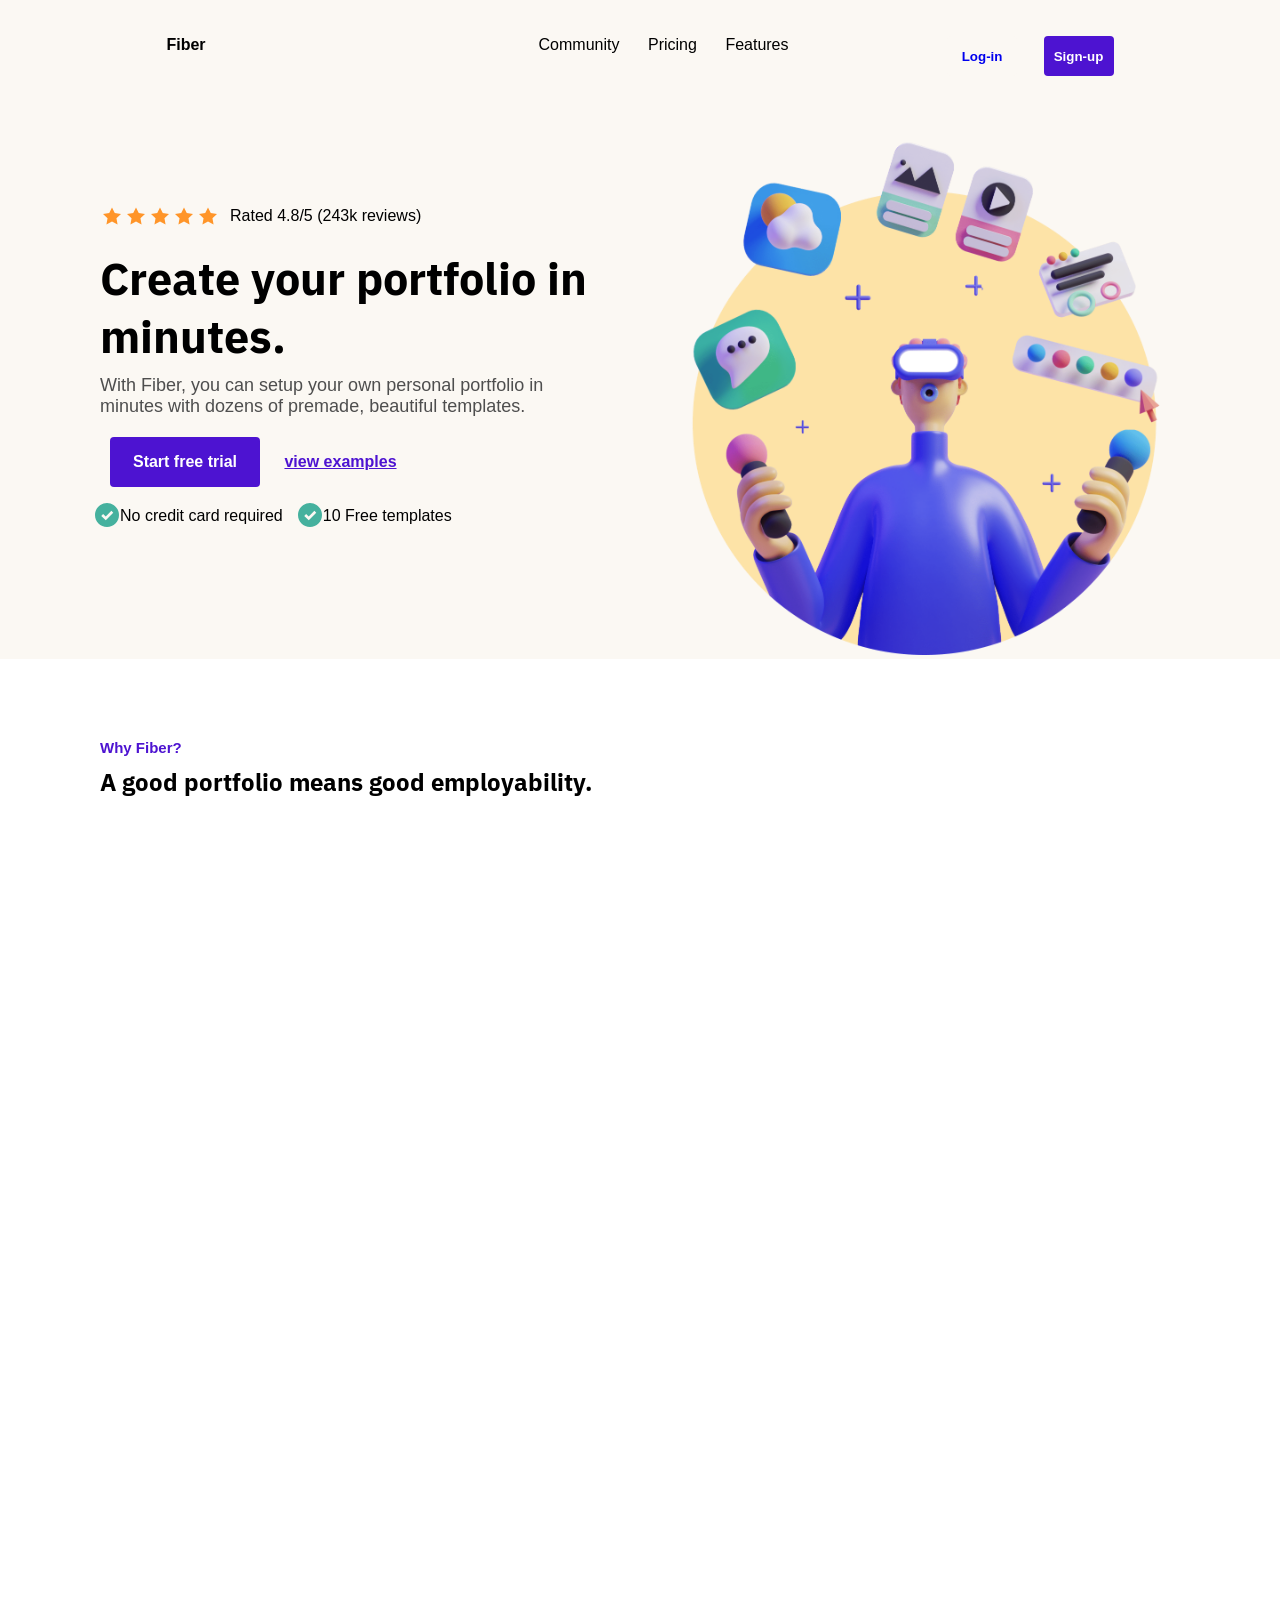
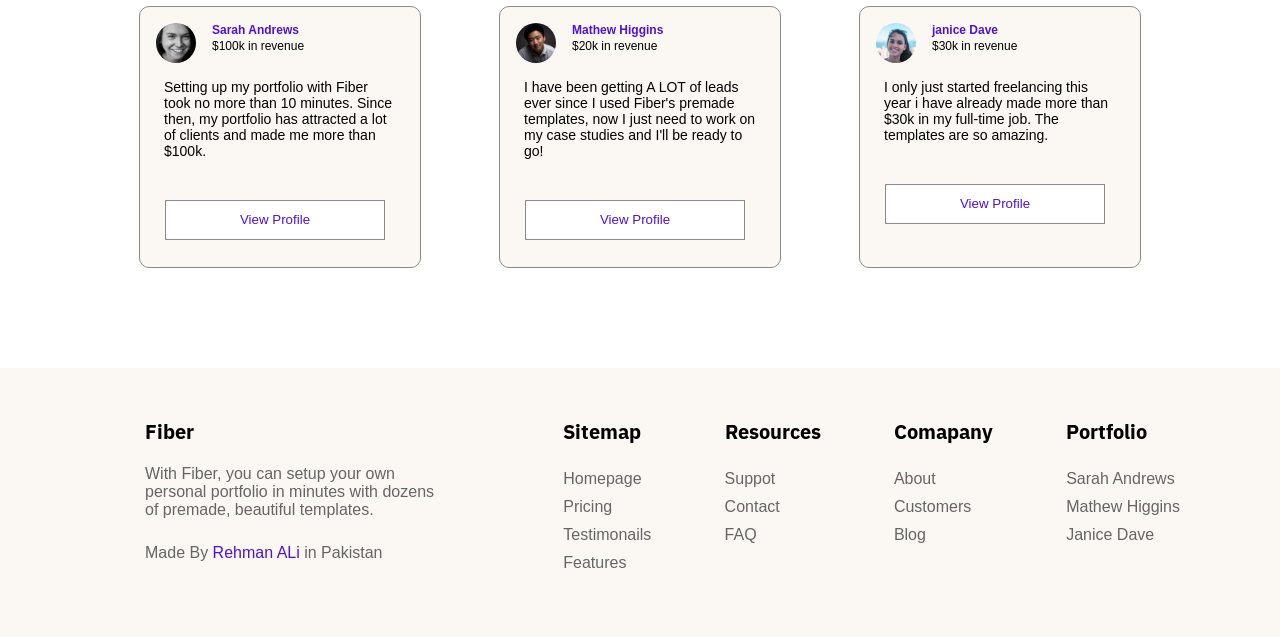
<file: Fiber Starter Files/index.html>
<!DOCTYPE html>
<html lang="en">

<head>
    <meta charset="UTF-8">
    <meta name="viewport" content="width=device-width, initial-scale=1.0">
    <title>Document</title>
    <script src="https://cdnjs.cloudflare.com/ajax/libs/jquery/3.7.1/jquery.min.js"></script>
    <link rel="stylesheet" href="owl carasoul/css/owl.carousel.css">
    <link rel="stylesheet" href="owl carasoul/css/owl.theme.green.css">
    <link href="https://unpkg.com/aos@2.3.1/dist/aos.css" rel="stylesheet">
    <link rel="stylesheet" href="https://cdnjs.cloudflare.com/ajax/libs/font-awesome/6.4.2/css/all.min.css">
    <script src="https://unpkg.com/aos@2.3.1/dist/aos.js"></script>
    <link rel="stylesheet" href="stylesheet.css">
    <script src="owl carasoul/script/owl.carousel.min.js"></script>
</head>

<body>
    <section class="header">
        <div class="logo">
            Fiber
        </div>
        <div class="toggle-menu">
            <ul class="list">
                <li><a href="#">Community</a></li>
                <li><a href="#">Pricing</a></li>
                <li><a href="#">Features</a></li>
            </ul>
            <div class="account">
                <button class="sign-in"><a href="#">Log-in</a></button>
                <button class="sign-up"><a href="login and signup/signin.html">Sign-up</a></button>
            </div>
        </div>
        <div class="m-icon">
            <i class="fa-solid fa-bars"></i>
        </div>
    </section>

    <section class="home">
        <div class="home-left">
            <div class="rating">
                <div class="icon">
                    <img src="Assets/star.svg"><img src="Assets/star.svg"><img src="Assets/star.svg"><img
                        src="Assets/star.svg"><img src="Assets/star.svg">
                </div>
                <span>Rated 4.8/5 (243k reviews)</span>
            </div>

            <div class="home-heading">
                <h1>Create your portfolio in minutes.</h1>
                <p>With Fiber, you can setup your own personal portfolio in minutes with dozens of premade, beautiful
                    templates.</p>
            </div>

            <div class="home-button">
                <button>Start free trial</button>
                <a href="#">view examples</a>
            </div>

            <div class="home-list">
                <ul>
                    <li>No credit card required</li>
                    <li>10 Free templates</li>
                </ul>
            </div>
        </div>

        <div class="home-right overflow">
            <img src="Assets/hero-Illustration.png " alt="" data-aos="fade-left" data-aos-duration="2000">
        </div>
        <div class="home-right"></div>
    </section>



    <section class="feature">
        <div class="feat-header">
            <p>Why Fiber?</p>
            <h1>A good portfolio means good employability.</h1>
        </div>
        <div class="feat-box">
            <div class="box overflow" data-aos="fade-right">
                <div class="icon"><img src="Assets/time.svg" alt="404"></div>
                <div class="box-head">Build in minutes</div>
                <div class="box-content">With a selection of premade templates, you can build out a portfolio in less
                    than 10 minutes.</div>
            </div>

            <div class="box overflow" data-aos="fade-down">
                <div class="icon"><img src="Assets/code.svg" alt="404"></div>
                <div class="box-head">Add custom CSS</div>
                <div class="box-content">Customize your personal portfolio even more with the ability to add your own
                    custom CSS styles.</div>
            </div>

            <div class="box overflow" data-aos="fade-up">
                <div class="icon"><img src="Assets/time.svg" alt="404"></div>
                <div class="box-head">Build in minutes</div>
                <div class="box-content">All Fiber templates are fully responsive to ensure the experience is seamless
                    across all devices.</div>
            </div>
        </div>

        <div class="feat-img" data-aos="fade-up">
            <div class="ft-img-left">
                <h1>Diversify your portfolio</h1>
                <p>Create even moreImpressive portfolio by creating case studies for your project. Simplify follow our
                    step-by-step guide</p>
                <button>Start Free trail</button>
            </div>
            <div class="ft-img-right">
                <img src="Assets/Page Image.png" alt="">

            </div>
        </div>

        <div class="slider owl-carousel owl-theme">

            <div class="slide-box item">
                <div class="bx-heading">
                    <div class="profile"><img src="Assets/User Avatar.svg" alt="404"></div>
                    <div class="bx-name">
                        <p>Sarah Andrews</p>
                        <p>$100k in revenue</p>
                    </div>
                </div>
                <div class="bx-details">
                    Setting up my portfolio with Fiber took no more than 10 minutes. Since then, my portfolio has
                    attracted a lot of clients and made me more than $100k.
                </div>
                <button class="bx-btn">View Profile</button>
            </div>

            <div class="slide-box item">
                <div class="bx-heading">
                    <div class="profile"><img src="Assets/User Avatar 2.svg" alt="404"></div>
                    <div class="bx-name">
                        <p>Mathew Higgins</p>
                        <p>$20k in revenue</p>
                    </div>
                </div>
                <div class="bx-details">
                    I have been getting A LOT of leads ever
                    since I used Fiber's premade templates,
                    now I just need to work on my case studies
                    and I'll be ready to go!
                </div>
                <button class="bx-btn">View Profile</button>
            </div>

            <div class="slide-box item">
                <div class="bx-heading">
                    <div class="profile"><img src="Assets/User Avatar 32.svg" alt="404"></div>
                    <div class="bx-name">
                        <p>janice Dave</p>
                        <p>$30k in revenue</p>
                    </div>
                </div>
                <div class="bx-details">
                    I only just started freelancing this year i
                    have already made more than $30k
                    in my full-time job. The templates are
                    so amazing.
                </div>
                <button class="bx-btn">View Profile</button>
            </div>
        </div>
    </section>

    <!-- footer section -->
    <footer>
        <div class="ftr-description">
            <h1>Fiber</h1>
            <p>With Fiber, you can setup your own personal
                portfolio in minutes with dozens of premade,
                beautiful templates.</p>

            <p>Made By <a href="https://codepen.io/Rehman-Ali-the-selector">Rehman ALi</a> in Pakistan</p>
        </div>
        <div class="sitemap">
            <h1>Sitemap</h1>
            <ul>
                <li><a href="#">Homepage</a></li>
                <li><a href="#">Pricing</a></li>
                <li><a href="#">Testimonails</a></li>
                <li><a href="#">Features</a></li>
            </ul>
        </div>
        <div class="resources">
            <h1>Resources</h1>
            <ul>
                <li><a href="#">Suppot</a></li>
                <li><a href="#">Contact</a></li>
                <li><a href="#">FAQ</a></li>
            </ul>
        </div>
        <div class="companies">
            <h1>Comapany</h1>
            <ul>
                <li><a href="#">About</a></li>
                <li><a href="#">Customers</a></li>
                <li><a href="#">Blog</a></li>
            </ul>
        </div>
        <div class="portfolios">
            <h1>Portfolio</h1>
            <ul>
                <li><a href="#">Sarah Andrews</a></li>
                <li><a href="#">Mathew Higgins</a></li>
                <li><a href="#">Janice Dave</a></li>
            </ul>
        </div>
    </footer>

    <script src="script.js"></script>
</body>

</html>
</file>
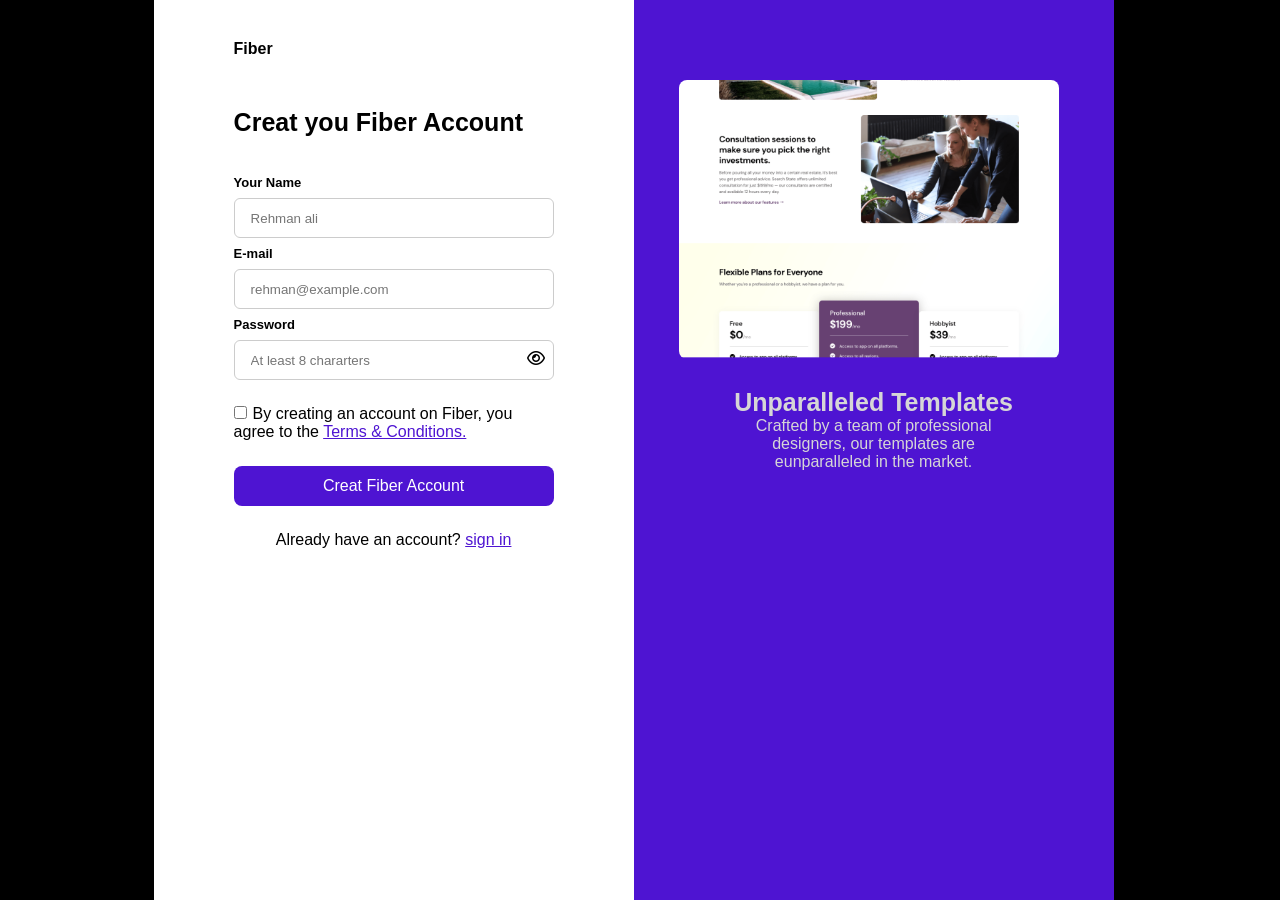
<file: Fiber Starter Files/login and signup/signin.html>
<!DOCTYPE html>
<html lang="en">

<head>
    <meta charset="UTF-8">
    <meta name="viewport" content="width=device-width, initial-scale=1.0">
    <link rel="stylesheet" href="https://cdnjs.cloudflare.com/ajax/libs/font-awesome/6.4.2/css/all.min.css" />
    <link rel="stylesheet" href="signin_style.css">
    <title>Log in</title>
</head>

<body>
    <div class="container">
        <div class="left">
            <div class="logo">Fiber</div>
            <div class="header">Creat you Fiber Account</div>
            <form action="">
                <div class="name-box">
                    <label for="name">Your Name</label>
                    <input type="text" id="name" placeholder="Rehman ali" required>
                </div>
                <div class="mail-box">
                    <label for="mail">E-mail</label>
                    <input type="email" id="mail" placeholder="rehman@example.com" required>
                </div>
                <div class="pass-box">
                    <label for="pass">Password</label>
                    <input type="password" id="pass" placeholder="At least 8 chararters" required>
                    <i class="icon fa-regular fa-eye"></i>
                    <!-- <i class="fa-regular fa-eye-slash"></i> -->
                </div>
                <div class="condition-box">
                    <p><input type="checkbox" required>By creating an account on Fiber, you agree to the
                        <a href="#">Terms & Conditions.</a>
                    </p>
                </div>
                <button type="submit">Creat Fiber Account</button>
                <div class="toogle-loign-signup">Already have an account? <a href="#"> sign in</a></div>
            </form>
        </div>
        <div class="right">
            <div class="img">
                <img src="assets/Sign Up Image.png" alt="error 404">
            </div>
            <div class="text">
                <h1>Unparalleled Templates</h1>
                <p>Crafted by a team of professional designers, our templates are eunparalleled in the market.</p>
            </div>
        </div>
    </div>



    <script src="https://cdnjs.cloudflare.com/ajax/libs/jquery/3.7.1/jquery.min.js"></script>
    <script src="sign-script.js"></script>
</body>

</html>
</file>
<file: Fiber Starter Files/stylesheet.css>
@import url('https://fonts.googleapis.com/css2?family=IBM+Plex+Sans:wght@700&display=swap');

* {
    margin: 0;
    padding: 0;
    font-family: 'Lucida Sans', 'Lucida Sans Regular', 'Lucida Grande', 'Lucida Sans Unicode', Geneva, Verdana, sans-serif;
}

.overflow {
    overflow-x: hidden;

}

button {
    transition: all 0.5s;
}

button:hover {
    scale: 0.95;

}

h1 {
    font-family: 'IBM Plex Sans', sans-serif;
}

/* menu */
.m-icon {
    display: none;
    font-size: 25px;
    z-index: 99;
}

/* Header */
.header {
    display: flex;
    justify-content: space-around;
    width: 100%;
    height: 35px;
    background-color: #FBF8F3;
    padding: 36px 0;
}

.header .logo {
    font-weight: bold;
}

.toggle-menu {
    width: 575px;
    display: flex;
    justify-content: space-between;
}

.header .toggle-menu ul {
    display: flex;
    list-style: none;
    justify-content: space-between;
    width: 250px;
}

.header ul li a {
    text-decoration: none;
    color: black;
}

.header ul li a:hover {
    color: #4D13D1;
}

.header .account button,
.header .account button a {
    width: 70px;
    height: 40px;
    outline: none;
    border: none;
    font-weight: bold;
    border-radius: 4px;
    text-decoration: none;
}

.header .account .sign-in {
    margin-right: 22px;
    background-color: #FBF8F3;
    color: #4D13D1;
}

.header .account .sign-up {
    background-color: #4D13D1;
}

.header .account .sign-up a {
    color: white;
}

/* home section */
.home {
    display: flex;
    max-height: 700px;
    width: 100%;
    background-color: #FBF8F3;
}

.home .home-left {
    width: 500px;
    margin: 100px 50px 50px 100px;
}

.home .home-left .rating {
    display: flex;
    margin-bottom: 20px;
}

.home .home-left .rating .icon {
    margin-right: 10px;
}

.home .home-left .rating .icon img {
    margin: 0 3px;
}

.home .home-heading h1 {
    font-size: 45px;
    font-weight: bolder;
}

.home .home-heading p {
    margin: 10px 0;
    font-size: 18px;
    color: #4e4e4e;

}

.home .home-button {
    margin: 20px 10px;
}

.home .home-button button {
    cursor: pointer;
    background-color: #4D13D1;
    color: white;
    width: 150px;
    height: 50px;
    outline: none;
    border: none;
    font-weight: bold;
    border-radius: 4px;
    font-size: 16px;

}

.home .home-button a {
    font-size: 16px;
    color: #4D13D1;
    padding: 16px 20px;
    font-weight: bold;

}

.home .home-list ul {
    list-style: none;
    display: flex;

}

.home .home-list ul li {
    position: relative;
    margin: 0 20px;
}

.home .home-list ul li::before {
    content: url("Assets/Checkmark.svg");
    position: absolute;
    top: -4px;
    left: -25px;
}

.home .home-right img {
    width: 550px;
}

/* features section  */
.feature {
    background-color: #FFFFFF;
    width: 100%;
    padding: 0 100px;
    box-sizing: border-box;
}

.feat-header {
    margin: 80px 0;
}

.feat-header p {
    color: #4D13D1;
    font-weight: 900;
    font-size: 15px;
    margin-bottom: 10px;
}

.feat-header h1 {
    font-weight: bolder;
    width: 500px;
}

.feature .feat-box {
    width: 100%;
    display: flex;
    justify-content: space-between;
}

.feature .feat-box .box {
    padding: 16px;
    width: 350px;
    transition: all ease .5s;
    border-radius: 8px;

}

.feature .feat-box .box:hover {
    scale: 1.05;
    box-shadow: rgba(0, 0, 0, 0.24) 0px 3px 8px;
    background-color: rgba(0, 0, 0, 0.694);
    color: rgb(255, 255, 255);
}

.feature .feat-box .box div {
    padding: 5px 0;
}

.feature .feat-box .box-head {
    font-weight: bolder;

}

.feature .feat-img {
    margin-top: 50px;
    background-color: #4D13D1;
    display: flex;
    justify-content: space-between;
    border-radius: 12px;
    color: white;
}

.feature .feat-img .ft-img-left {
    padding: 150px 50px 0 50px;
    width: 50%;

}

.feature .feat-img .ft-img-left h1 {
    padding: 0 0 12px 0;
}

.feature .feat-img .ft-img-left p {
    width: 350px;
}

.feature .feat-img .ft-img-left button {
    cursor: pointer;
    background-color: #ffffff;
    color: #4D13D1;
    width: 150px;
    height: 50px;
    outline: none;
    border: none;
    font-weight: bold;
    border-radius: 4px;
    font-size: 16px;
    margin: 12px 0;
}

.feature .feat-img .ft-img-right {
    width: 50%;
    height: 400px;
}

.feature .feat-img .ft-img-right img {
    width: 100%;
    max-width: 450px;
    height: auto;
    position: relative;
    bottom: -62px;
    left: -20px;
}


/* slider section  */
.slider {
    margin: 100px 0;
}

.slider .item {
    height: 260px;
    background-color: #FBF8F3;
    width: 280px;
    margin: auto;
    border-radius: 10px;
    border: 1px solid #8c8b8b
}

.slider .item .bx-heading {
    display: flex;
    padding: 16px 16px 0 16px;
}

.slider .item .bx-heading img {
    width: 40px;
}

.slider .item .bx-heading .bx-name {
    padding: 0 16px;
    font-size: 12px;
}

.slider .item .bx-heading .bx-name p:nth-child(1) {
    color: #4D13D1;
    font-weight: bolder;
    margin-bottom: 2px;
}

.slider .item .bx-details {
    padding: 16px 24px;
    font-size: 14px;
}

.slider .item .bx-btn {
    margin: 25px 25px;
    width: 220px;
    height: 40px;
    color: #4D13D1;
    background-color: #FFFFFF;
    border: 1px solid #8c8b8b
}

/* footer section  */
footer {
    display: flex;
    width: 100%;
    box-sizing: border-box;
    padding: 50px 100px;
    justify-content: space-between;
    background-color: #FBF8F3;
}

footer div h1 {
    font-size: 20px;
    margin-bottom: 20px;
}

footer .ftr-description {
    width: 300px;
    /* border: 2px solid black; */
    margin: 0 45px;
}

footer .ftr-description p {
    margin-bottom: 25px;
    color: #656565;

}

footer .ftr-description p a {
    color: #4D13D1;
    text-decoration: none;
}

footer div ul {
    list-style: none;
}

footer div ul li {
    padding: 5px 0;
}

footer div ul li a {
    text-decoration: none;
    color: #656565;
}

footer div ul li a:hover {
    color: #4D13D1;
}

@media (max-width: 1000px) {
    * {
        box-sizing: border-box;
    }

    .m-icon {
        display: block;
    }

    .toggle-menu {
        right: -100%;
        top: 0;
        position: fixed;
        background-color: #4D13D1;
        flex-direction: column;
        justify-content: center;
        align-items: center;
        width: 100%;
        height: 100%;
        transition: all ease .5s;
        z-index: 999;
    }

    .header .toggle-menu ul {
        display: block;
    }

    .header .toggle-menu ul li {
        display: block;
        padding: 16px;
    }

    .header ul li a {
        color: white;
    }

    .header ul li a:hover {
        color: black;
    }

    .header .account button {
        width: 100px;
        height: 40px;
        margin-top: 50px;
    }

    /* home section */
    .home {
        display: flex;
        flex-direction: column-reverse;
        justify-content: center;
        align-items: center;
        max-height: auto;
        width: 100%;
        padding: 0 25px;
        box-sizing: border-box;
    }

    .home .home-left {
        width: 100%;
        display: block;
        /* height: 600px; */
        padding: auto;
        margin: 0 10px;
    }


    .home .home-left .rating {
        display: flex;
        margin-bottom: 15px;
        display: block;
        text-align: center;
    }

    .home .home-heading {
        display: flex;
        flex-direction: column;
        align-items: center;
        justify-content: center;
    }

    .home .home-heading h1 {
        text-align: center;
        font-size: 25px;
        width: 300px;
    }

    .home .home-heading p {
        text-align: center;
        margin: 25px 50px;
        font-size: 14px;
    }

    .home .home-button {

        display: flex;
        align-items: center;
        justify-content: center;

    }

    .home .home-button button {
        width: 120px;
        height: 40px;
        font-size: 12px;

    }

    .home .home-button a {
        font-size: 12px;
    }

    .home .home-list ul {
        display: flex;
        flex-direction: column;
    }

    .home .home-list ul li {
        position: relative;
        margin: 15px;
        text-align: center;
    }

    .home .home-list ul li::before {
        content: none;
    }

    .home .home-right {
        width: 100%;
        display: flex;
        height: 400px;
        justify-content: space-around;
        overflow: visible;

    }

    .home .home-right img {
        width: 300px;
        height: 300px;
    }

    /* features section  */

    .feature {
        display: flex;
        flex-direction: column;
        background-color: #FFFFFF;
        align-items: center;
        width: 100%;
        padding: 0 20px;
        box-sizing: border-box;
    }

    .feat-header p {
        text-align: center;
        font-size: 12px;
    }

    .feat-header h1 {
        font-weight: bolder;
        width: 100%;
        text-align: center;
    }

    .feature .feat-box {
        width: 100%;
        display: flex;
        flex-direction: column;
        justify-content: space-between;
        align-items: center;
    }

    .feature .feat-box .box {
        width: 300px;
    }

    .feature .feat-box .box:hover {
        scale: 1;
        box-shadow: rgba(0, 0, 0, 0.24) 0px 3px 8px;
        background-color: rgba(0, 0, 0, 0.694);
        color: rgb(255, 255, 255);
    }

    .feature .feat-box .box div {
        padding: 5px 0;
    }

    .feature .feat-box .box-head {
        font-weight: bolder;

    }

    .feature .feat-img {
        margin-top: 40px;
        display: flex;
        align-items: center;
        flex-direction: column;
        justify-content: center;
    }

    .feature .feat-img .ft-img-left {
        padding: 40px 25px;
        width: 100%;
        text-align: center;
    }

    .feature .feat-img .ft-img-left h1 {
        padding: 0 0 12px 0;
    }

    .feature .feat-img .ft-img-left p {
        width: 100%;
    }

    .feature .feat-img .ft-img-left button {
        width: 100px;
        height: 40px;
        border-radius: 4px;
        font-size: 12px;
        margin: 20px 0;
    }

    .feature .feat-img .ft-img-right {
        width: 100%;
        height: auto;
        display: flex;
        justify-content: center;
    }

    .feature .feat-img .ft-img-right img {
        height: auto;
        position: relative;
        bottom: 0px;
        left: 0px;
    }

    /* footer section  */
    footer {
        display: flex;
        width: 100%;
        flex-direction: column;
        padding: 50px 100px;
        align-items: center;
        justify-content: center;
        background-color: #FBF8F3;
    }

    footer div h1 {
        font-size: 18px;
    }

    footer div {
        margin-top: 50px;
    }


    footer .ftr-description p {
        margin-bottom: 25px;
        color: #656565;

    }

    footer .ftr-description p a {
        color: #4D13D1;
        text-decoration: none;
    }

    footer div ul {
        list-style: none;
    }

    footer div ul li {
        padding: 5px 0;
    }

    footer div ul li a {
        text-decoration: none;
        color: #656565;
    }

    footer div ul li a:hover {
        color: #4D13D1;
    }

    .slider {
        margin: 10px 0;
    }

    .slider .item {
        height: 300px;
    }


}
</file>
<file: Fiber Starter Files/login and signup/signin_style.css>
* {
    margin: 0;
    padding: 0;
    font-family: 'Gill Sans', 'Gill Sans MT', Calibri, 'Trebuchet MS', sans-serif;
    box-sizing: border-box;
}

body {
    background-color: black;

}

a {
    color: #4E14D2;
}

.container {
    display: flex;
    width: 75%;
    margin: 0 12%;
    background-color: white;
    height: 100vh;
}

.left {
    background-color: white;
    height: 100%;
    display: flex;
    width: 50%;
    flex-direction: column;
    padding: 0 80px;
}

.left .logo {
    font-weight: bolder;
    margin: 40px 0;
}

.left .header {
    font-size: 25px;
    font-weight: bold;
    margin: 10px 0 30px 0;
}

/* same lable  */
.left div label {
    display: block;
    font-size: 13px;
    font-weight: bold;
    margin: 8px 0;
}

/* same inputs  */
.left div input:not([type="checkbox"]) {
    height: 40px;
    padding: 12px 16px;
    width: 100%;
    outline: none;
    border: 1px solid #ccc;
    border-radius: 6px;
}

.left .pass-box {
    position: relative;
}

.left .pass-box .icon {
    cursor: pointer;
    position: absolute;
    top: 33px;
    right: 9px;
}

.left .condition-box {
    margin-top: 25px;
}

.left .condition-box input[type="checkbox"] {
    display: inline;
    margin-right: 6px;
}

.left button {
    background-color: #4E14D2;
    color: white;
    font-size: 16px;
    width: 100%;
    margin-top: 25px;
    border-radius: 8px;
    outline: none;
    border: none;
    height: 40px;
    transition: all ease .5s;
}

.left button:hover {
    background: #1a0648;

}

.left .toogle-loign-signup {
    margin-top: 25px;
    text-align: center;
}

/* right section  */
.right {
    width: 50%;
    padding: 0 45px;
    background-color: #4E14D2;
}

.right .img {

    margin: 80px 0 0 0;
}

.right .img img {
    width: 100%;
    max-width: 380px;
    border-radius: 8px;
}

.right .text {
    margin-top: 25px;
    width: 100%;
    text-align: center;
    color: rgb(214, 214, 214);
}

.right .text h1 {
    margin-top: 25px;
    font-size: 25px;
}

.right .text p {
    width: 300px;
    margin: auto;
}

@media (max-width: 1000px) {
    .right {
        display: none;
    }

    .left {
        width: 100%;
    }

    .container {
        height: 100vh;

    }

}
@media (max-width: 600px){
    .container {
        display: flex;
        width: 100%;
        margin: 0 0;
        height: 100vh;
    }
}
</file>
